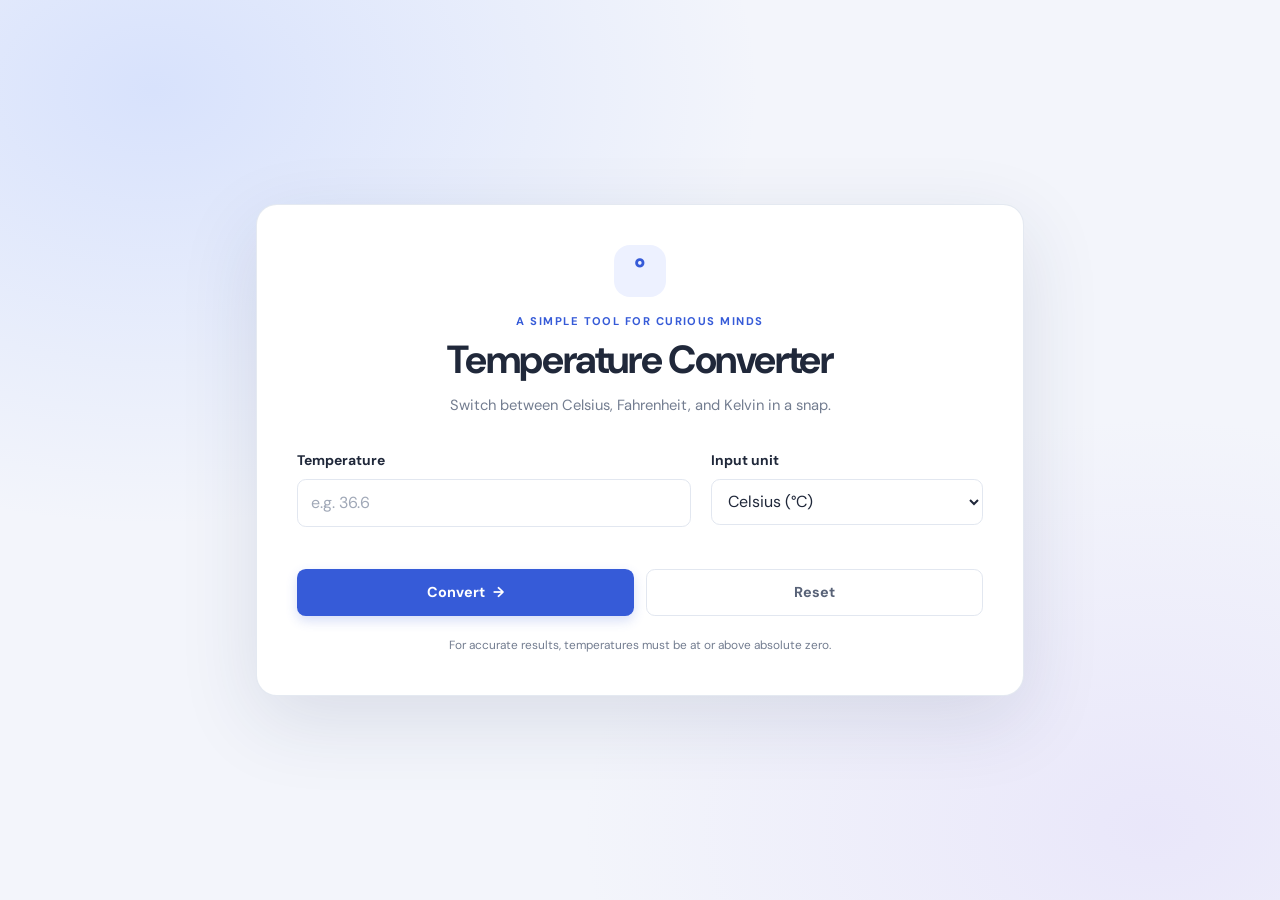
<file: Task-3-TemperatureConverter/index.html>
<!DOCTYPE html>
<html lang="en">
<head>
  <meta charset="UTF-8">
  <meta name="viewport" content="width=device-width, initial-scale=1.0">
  <meta name="description" content="Convert temperatures between Celsius, Fahrenheit, and Kelvin.">
  <title>Temperature Converter</title>
  <link rel="preconnect" href="https://fonts.googleapis.com">
  <link rel="preconnect" href="https://fonts.gstatic.com" crossorigin>
  <link href="https://fonts.googleapis.com/css2?family=DM+Sans:wght@400;500;600;700&display=swap" rel="stylesheet">
  <link rel="stylesheet" href="style.css">
  <script src="script.js" defer></script>
</head>
<body>
  <main class="page-shell">
    <section class="converter-card" aria-labelledby="page-title">
      <header class="card-header">
        <span class="thermometer-icon" aria-hidden="true">°</span>
        <p class="eyebrow">A simple tool for curious minds</p>
        <h1 id="page-title">Temperature Converter</h1>
        <p class="subtitle">Switch between Celsius, Fahrenheit, and Kelvin in a snap.</p>
      </header>

      <form class="converter-form" id="converter-form" novalidate>
        <div class="field-group">
          <label for="temperature">Temperature</label>
          <input
            id="temperature"
            name="temperature"
            type="text"
            inputmode="decimal"
            placeholder="e.g. 36.6"
            autocomplete="off"
            aria-describedby="input-error"
            aria-invalid="false"
          >
          <p class="error-message" id="input-error" aria-live="polite"></p>
        </div>

        <div class="field-group">
          <label for="unit">Input unit</label>
          <select id="unit" name="unit">
            <option value="celsius">Celsius (°C)</option>
            <option value="fahrenheit">Fahrenheit (°F)</option>
            <option value="kelvin">Kelvin (K)</option>
          </select>
        </div>

        <div class="form-actions">
          <button class="button button-primary" type="submit">Convert <span aria-hidden="true">→</span></button>
          <button class="button button-secondary" id="reset-button" type="reset">Reset</button>
        </div>
      </form>

      <section class="results" id="results" aria-labelledby="results-title" aria-live="polite" hidden>
        <div class="results-heading">
          <div>
            <p class="eyebrow">Your results</p>
            <h2 id="results-title">Here’s the conversion</h2>
          </div>
          <span class="result-check" aria-hidden="true">✓</span>
        </div>

        <div class="result-grid">
          <article class="result-card result-celsius" data-result-unit="celsius">
            <p class="result-label">Celsius</p>
            <p class="result-value"><span id="result-celsius">—</span><span class="unit-symbol">°C</span></p>
          </article>
          <article class="result-card result-fahrenheit" data-result-unit="fahrenheit">
            <p class="result-label">Fahrenheit</p>
            <p class="result-value"><span id="result-fahrenheit">—</span><span class="unit-symbol">°F</span></p>
          </article>
          <article class="result-card result-kelvin" data-result-unit="kelvin">
            <p class="result-label">Kelvin</p>
            <p class="result-value"><span id="result-kelvin">—</span><span class="unit-symbol">K</span></p>
          </article>
        </div>

        <p class="formula-line" id="formula-line"></p>
      </section>

      <p class="card-footnote">For accurate results, temperatures must be at or above absolute zero.</p>
    </section>
  </main>
</body>
</html>
</file>
<file: Task-3-TemperatureConverter/style.css>
/* Temperature Converter — mobile-first styles */
:root {
  color-scheme: light;
  --primary: #365bd8;
  --primary-dark: #2947b0;
  --secondary: #eef1f8;
  --background: #f3f5fb;
  --surface: #ffffff;
  --text: #20283a;
  --muted: #737d90;
  --line: #e2e7f0;
  --error: #c83745;
  --error-soft: #fff0f1;
  --success: #218255;
  --success-soft: #edf8f1;
  --celsius: #2874d0;
  --fahrenheit: #ce7628;
  --kelvin: #7754c8;
  --font-body: "DM Sans", Arial, sans-serif;
  --shadow-card: 0 1.5rem 5rem rgba(35, 49, 88, 0.12);
}

*, *::before, *::after {
  box-sizing: border-box;
  margin: 0;
  padding: 0;
}

html {
  min-width: 20rem;
  background: var(--background);
}

body {
  min-width: 20rem;
  min-height: 100vh;
  color: var(--text);
  font-family: var(--font-body);
  font-size: 1rem;
  line-height: 1.6;
  -webkit-font-smoothing: antialiased;
}

button, input, select {
  font: inherit;
}

button, input, select {
  -webkit-tap-highlight-color: transparent;
}

button:focus-visible, input:focus-visible, select:focus-visible {
  outline: 3px solid rgba(54, 91, 216, 0.35);
  outline-offset: 3px;
}

/* Centered page and converter card */
.page-shell {
  display: grid;
  min-height: 100vh;
  place-items: center;
  padding: 1rem;
  background:
    radial-gradient(ellipse at 12% 10%, rgba(153, 182, 255, 0.3), transparent 38%),
    radial-gradient(ellipse at 90% 92%, rgba(198, 180, 246, 0.22), transparent 35%),
    var(--background);
}

.converter-card {
  width: min(100%, 48rem);
  padding: 1.4rem;
  border: 1px solid rgba(226, 231, 240, 0.9);
  border-radius: 1.1rem;
  background: var(--surface);
  box-shadow: var(--shadow-card);
}

.card-header {
  padding-bottom: 1.5rem;
  text-align: center;
}

.thermometer-icon {
  display: grid;
  width: 3.2rem;
  height: 3.2rem;
  margin: 0 auto 1rem;
  place-items: center;
  border-radius: 1rem;
  background: #edf1ff;
  color: var(--primary);
  font-size: 2rem;
  font-weight: 700;
}

.eyebrow {
  color: var(--primary);
  font-size: 0.7rem;
  font-weight: 700;
  letter-spacing: 0.13em;
  text-transform: uppercase;
}

h1, h2 {
  line-height: 1.2;
  letter-spacing: -0.035em;
}

h1 {
  margin-top: 0.35rem;
  font-size: clamp(1.75rem, 7vw, 2.45rem);
}

.subtitle {
  max-width: 29rem;
  margin: 0.65rem auto 0;
  color: var(--muted);
  font-size: 0.92rem;
}

/* Form controls */
.converter-form {
  display: grid;
  gap: 1rem;
}

.field-group label {
  display: block;
  margin-bottom: 0.45rem;
  font-size: 0.87rem;
  font-weight: 700;
}

.field-group input,
.field-group select {
  display: block;
  width: 100%;
  min-height: 2.9rem;
  padding: 0.65rem 0.8rem;
  border: 1px solid var(--line);
  border-radius: 0.55rem;
  background-color: #fff;
  color: var(--text);
  transition: border-color 180ms ease, box-shadow 180ms ease, background-color 180ms ease;
}

.field-group input::placeholder {
  color: #a0a8b7;
}

.field-group input:hover,
.field-group select:hover {
  border-color: #aeb9d0;
}

.field-group input:focus,
.field-group select:focus {
  border-color: var(--primary);
  box-shadow: 0 0 0 3px rgba(54, 91, 216, 0.12);
  outline: none;
}

.field-group input.is-invalid {
  border-color: var(--error);
  background-color: var(--error-soft);
}

.field-group input.is-valid {
  border-color: var(--success);
  background-color: var(--success-soft);
}

.error-message {
  min-height: 1.3rem;
  margin-top: 0.25rem;
  color: var(--error);
  font-size: 0.78rem;
  line-height: 1.35;
}

.form-actions {
  display: flex;
  flex-wrap: wrap;
  gap: 0.7rem;
}

.button {
  display: inline-flex;
  min-height: 2.9rem;
  flex: 1 1 8rem;
  align-items: center;
  justify-content: center;
  gap: 0.5rem;
  padding: 0.65rem 1rem;
  border: 1px solid transparent;
  border-radius: 0.55rem;
  cursor: pointer;
  font-size: 0.9rem;
  font-weight: 700;
  transition: transform 180ms ease, box-shadow 180ms ease, background-color 180ms ease, border-color 180ms ease;
}

.button:hover {
  transform: translateY(-1px);
}

.button:active {
  transform: translateY(0);
}

.button-primary {
  background: var(--primary);
  color: #fff;
  box-shadow: 0 0.3rem 0.75rem rgba(54, 91, 216, 0.2);
}

.button-primary:hover {
  background: var(--primary-dark);
  box-shadow: 0 0.45rem 1rem rgba(54, 91, 216, 0.25);
}

.button-secondary {
  border-color: var(--line);
  background: #fff;
  color: #586277;
}

.button-secondary:hover {
  border-color: #c4ccda;
  background: var(--secondary);
}

/* Conversion results */
.results {
  margin-top: 1.5rem;
  padding-top: 1.35rem;
  border-top: 1px solid var(--line);
}

.results[hidden] {
  display: none;
}

.results-heading {
  display: flex;
  align-items: center;
  justify-content: space-between;
  gap: 1rem;
  margin-bottom: 0.9rem;
}

.results-heading h2 {
  margin-top: 0.2rem;
  font-size: 1.15rem;
}

.result-check {
  display: grid;
  width: 2rem;
  height: 2rem;
  flex: 0 0 auto;
  place-items: center;
  border-radius: 50%;
  background: var(--success-soft);
  color: var(--success);
  font-size: 0.95rem;
  font-weight: 700;
}

.result-grid {
  display: grid;
  grid-template-columns: minmax(0, 1fr);
  gap: 0.7rem;
}

.result-card {
  min-width: 0;
  padding: 0.9rem 1rem;
  border: 1px solid var(--line);
  border-left: 4px solid currentColor;
  border-radius: 0.55rem;
  background: #fff;
  transition: transform 180ms ease, box-shadow 180ms ease, background-color 180ms ease;
}

.result-card:hover {
  transform: translateY(-2px);
  box-shadow: 0 0.4rem 1rem rgba(35, 49, 88, 0.08);
}

.result-card.is-source {
  background: #f8f9ff;
  box-shadow: inset 0 0 0 1px currentColor;
}

.result-celsius { color: var(--celsius); }
.result-fahrenheit { color: var(--fahrenheit); }
.result-kelvin { color: var(--kelvin); }

.result-label {
  color: var(--muted);
  font-size: 0.78rem;
  font-weight: 600;
}

.result-value {
  display: flex;
  flex-wrap: wrap;
  align-items: baseline;
  gap: 0.3rem;
  margin-top: 0.1rem;
  color: var(--text);
  font-size: clamp(1.45rem, 7vw, 1.9rem);
  font-weight: 700;
  letter-spacing: -0.04em;
  line-height: 1.25;
  overflow-wrap: anywhere;
}

.unit-symbol {
  color: currentColor;
  font-size: 0.95rem;
  font-weight: 700;
  letter-spacing: 0;
}

.formula-line {
  margin-top: 0.9rem;
  padding: 0.65rem 0.75rem;
  border-radius: 0.45rem;
  background: var(--secondary);
  color: #566176;
  font-size: 0.76rem;
  overflow-wrap: anywhere;
}

.card-footnote {
  margin-top: 1.25rem;
  color: var(--muted);
  font-size: 0.74rem;
  text-align: center;
}

@media (min-width: 30rem) {
  .page-shell {
    padding: 1.5rem;
  }

  .converter-card {
    padding: 2rem;
  }

  .converter-form {
    grid-template-columns: minmax(0, 1.3fr) minmax(0, 0.9fr);
    column-gap: 1rem;
  }

  .form-actions {
    grid-column: 1 / -1;
    margin-top: 0.1rem;
  }

}

@media (min-width: 48rem) {
  .page-shell {
    padding: 2rem;
  }

  .converter-card {
    padding: 2.5rem;
    border-radius: 1.3rem;
  }

  .card-header {
    padding-bottom: 2rem;
  }

  .converter-form {
    column-gap: 1.25rem;
  }

  .results {
    margin-top: 2rem;
    padding-top: 1.75rem;
  }

  .result-grid {
    grid-template-columns: repeat(3, minmax(0, 1fr));
    gap: 1rem;
  }

  .result-card {
    padding: 1.1rem;
  }
}

@media (prefers-reduced-motion: reduce) {
  *, *::before, *::after {
    scroll-behavior: auto !important;
    transition-duration: 0.01ms !important;
  }
}
</file>
